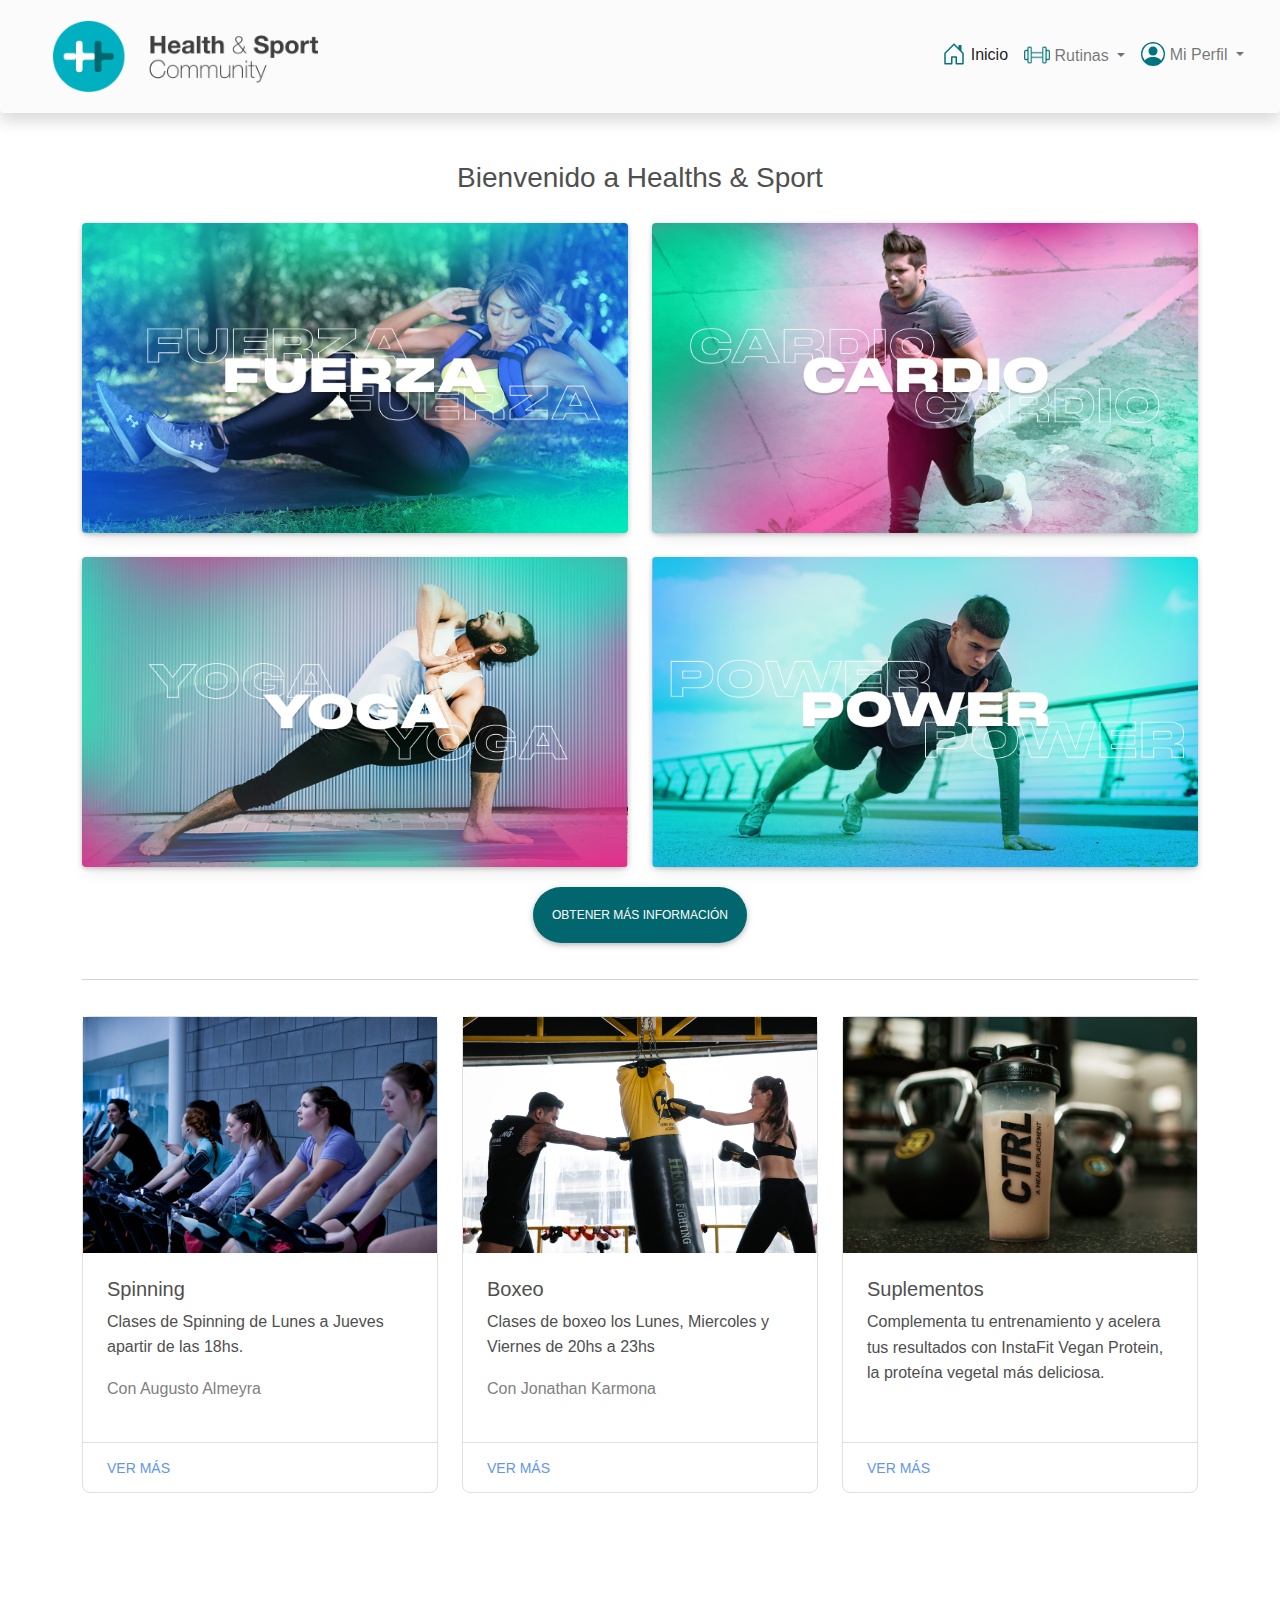
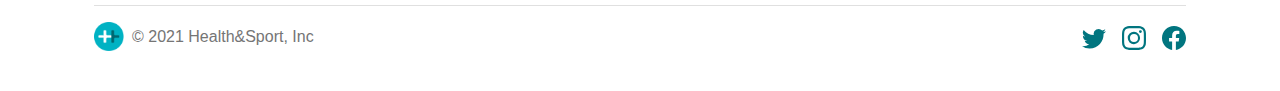
<file: index.html>
<!DOCTYPE html>

<head>
	<meta charset="UTF-8">
	<meta name="viewport" content="width=device-width, initial-scale=1">
	<title>Health&Sport - Inicio</title>
	<link rel="icon" href="img/logoEjercicio1.png">
	<link rel='stylesheet' href='css/bootstrap.min.css'>
	<link rel="stylesheet" href="css/mdb.min.css" />
	<link rel="stylesheet" href="css/style.css">

	<script src="https://code.jquery.com/jquery-3.2.1.slim.min.js"
		integrity="sha384-KJ3o2DKtIkvYIK3UENzmM7KCkRr/rE9/Qpg6aAZGJwFDMVNA/GpGFF93hXpG5KkN"
		crossorigin="anonymous"></script>
	<script src="https://cdnjs.cloudflare.com/ajax/libs/popper.js/1.12.9/umd/popper.min.js"
		integrity="sha384-ApNbgh9B+Y1QKtv3Rn7W3mgPxhU9K/ScQsAP7hUibX39j7fakFPskvXusvfa0b4Q"
		crossorigin="anonymous"></script>
	<script src="https://maxcdn.bootstrapcdn.com/bootstrap/4.0.0/js/bootstrap.min.js"
		integrity="sha384-JZR6Spejh4U02d8jOt6vLEHfe/JQGiRRSQQxSfFWpi1MquVdAyjUar5+76PVCmYl"
		crossorigin="anonymous"></script>
	<script type="text/javascript" src="js/modal.js"></script>
</head>

<body onload="abrirModal()">
	<svg xmlns="http://www.w3.org/2000/svg" style="display: none;">
		<symbol id="facebook" viewBox="0 0 16 16">
			<path
				d="M16 8.049c0-4.446-3.582-8.05-8-8.05C3.58 0-.002 3.603-.002 8.05c0 4.017 2.926 7.347 6.75 7.951v-5.625h-2.03V8.05H6.75V6.275c0-2.017 1.195-3.131 3.022-3.131.876 0 1.791.157 1.791.157v1.98h-1.009c-.993 0-1.303.621-1.303 1.258v1.51h2.218l-.354 2.326H9.25V16c3.824-.604 6.75-3.934 6.75-7.951z" />
		</symbol>
		<symbol id="instagram" viewBox="0 0 16 16">
			<path
				d="M8 0C5.829 0 5.556.01 4.703.048 3.85.088 3.269.222 2.76.42a3.917 3.917 0 0 0-1.417.923A3.927 3.927 0 0 0 .42 2.76C.222 3.268.087 3.85.048 4.7.01 5.555 0 5.827 0 8.001c0 2.172.01 2.444.048 3.297.04.852.174 1.433.372 1.942.205.526.478.972.923 1.417.444.445.89.719 1.416.923.51.198 1.09.333 1.942.372C5.555 15.99 5.827 16 8 16s2.444-.01 3.298-.048c.851-.04 1.434-.174 1.943-.372a3.916 3.916 0 0 0 1.416-.923c.445-.445.718-.891.923-1.417.197-.509.332-1.09.372-1.942C15.99 10.445 16 10.173 16 8s-.01-2.445-.048-3.299c-.04-.851-.175-1.433-.372-1.941a3.926 3.926 0 0 0-.923-1.417A3.911 3.911 0 0 0 13.24.42c-.51-.198-1.092-.333-1.943-.372C10.443.01 10.172 0 7.998 0h.003zm-.717 1.442h.718c2.136 0 2.389.007 3.232.046.78.035 1.204.166 1.486.275.373.145.64.319.92.599.28.28.453.546.598.92.11.281.24.705.275 1.485.039.843.047 1.096.047 3.231s-.008 2.389-.047 3.232c-.035.78-.166 1.203-.275 1.485a2.47 2.47 0 0 1-.599.919c-.28.28-.546.453-.92.598-.28.11-.704.24-1.485.276-.843.038-1.096.047-3.232.047s-2.39-.009-3.233-.047c-.78-.036-1.203-.166-1.485-.276a2.478 2.478 0 0 1-.92-.598 2.48 2.48 0 0 1-.6-.92c-.109-.281-.24-.705-.275-1.485-.038-.843-.046-1.096-.046-3.233 0-2.136.008-2.388.046-3.231.036-.78.166-1.204.276-1.486.145-.373.319-.64.599-.92.28-.28.546-.453.92-.598.282-.11.705-.24 1.485-.276.738-.034 1.024-.044 2.515-.045v.002zm4.988 1.328a.96.96 0 1 0 0 1.92.96.96 0 0 0 0-1.92zm-4.27 1.122a4.109 4.109 0 1 0 0 8.217 4.109 4.109 0 0 0 0-8.217zm0 1.441a2.667 2.667 0 1 1 0 5.334 2.667 2.667 0 0 1 0-5.334z" />
		</symbol>
		<symbol id="twitter" viewBox="0 0 16 16">
			<path
				d="M5.026 15c6.038 0 9.341-5.003 9.341-9.334 0-.14 0-.282-.006-.422A6.685 6.685 0 0 0 16 3.542a6.658 6.658 0 0 1-1.889.518 3.301 3.301 0 0 0 1.447-1.817 6.533 6.533 0 0 1-2.087.793A3.286 3.286 0 0 0 7.875 6.03a9.325 9.325 0 0 1-6.767-3.429 3.289 3.289 0 0 0 1.018 4.382A3.323 3.323 0 0 1 .64 6.575v.045a3.288 3.288 0 0 0 2.632 3.218 3.203 3.203 0 0 1-.865.115 3.23 3.23 0 0 1-.614-.057 3.283 3.283 0 0 0 3.067 2.277A6.588 6.588 0 0 1 .78 13.58a6.32 6.32 0 0 1-.78-.045A9.344 9.344 0 0 0 5.026 15z" />
		</symbol>
		<symbol id="home" viewBox="0 0 16 16">
			<path
				d="M8.354 1.146a.5.5 0 0 0-.708 0l-6 6A.5.5 0 0 0 1.5 7.5v7a.5.5 0 0 0 .5.5h4.5a.5.5 0 0 0 .5-.5v-4h2v4a.5.5 0 0 0 .5.5H14a.5.5 0 0 0 .5-.5v-7a.5.5 0 0 0-.146-.354L13 5.793V2.5a.5.5 0 0 0-.5-.5h-1a.5.5 0 0 0-.5.5v1.293L8.354 1.146zM2.5 14V7.707l5.5-5.5 5.5 5.5V14H10v-4a.5.5 0 0 0-.5-.5h-3a.5.5 0 0 0-.5.5v4H2.5z" />
		</symbol>
		<symbol id="people-circle" viewBox="0 0 16 16">
			<path d="M11 6a3 3 0 1 1-6 0 3 3 0 0 1 6 0z" />
			<path fill-rule="evenodd"
				d="M0 8a8 8 0 1 1 16 0A8 8 0 0 1 0 8zm8-7a7 7 0 0 0-5.468 11.37C3.242 11.226 4.805 10 8 10s4.757 1.225 5.468 2.37A7 7 0 0 0 8 1z" />
		</symbol>
	</svg>

	<!--NavBar-->
	<nav class="navbar navbar-expand-lg navbar-light bg-light shadow p-3 mb-5 bg-body rounded">
		<div class="container-fluid">
			<a class="navbar-brand" href="index.html">
				<img src="img/logoEjercicio2.png" alt="logoSitio" width="265" class="d-inline-block align-text-top">
			</a>
			<button class="navbar-toggler" type="button" data-bs-toggle="collapse" data-bs-target="#navbarNavAltMarkup"
				aria-controls="navbarNavAltMarkup" aria-expanded="false" aria-label="Toggle navigation">
				<span class="navbar-toggler-icon"></span>
			</button>
			<div class="collapse navbar-collapse justify-content-end" id="navbarNavAltMarkup">
				<div class="navbar-nav">
					<a href="index.html" class="nav-link active" style="fill: #01757F">
						<svg class="bi mb-1" width="24" height="24">
							<use xlink:href="#home" />
						</svg>
						Inicio
					</a>
					<li class="nav-item dropdown">
						<a class="nav-link dropdown-toggle" href="#" id="navbarLightDropdownMenuLink" role="button"
							data-bs-toggle="dropdown" aria-expanded="false">
							<img src="img/dumbell.png" class="bi mb-1" height="26" style="fill: #01757F">
							Rutinas
						</a>
						<ul class="dropdown-menu dropdown-menu-light" aria-labelledby="navbarLightDropdownMenuLink">
							<li><a class="dropdown-item" href="#">Pilates</a></li>
							<li><a class="dropdown-item" href="#">Yoga</a></li>
							<li><a class="dropdown-item" href="#">Power</a></li>
							<li><a class="dropdown-item" href="#">Fuerza</a></li>
							<li><a class="dropdown-item" href="#">Cardio</a></li>
							<li><a class="dropdown-item" href="#">Stretch</a></li>
							<li><a class="dropdown-item" href="#">Meditación</a></li>
							<li><a class="dropdown-item" href="#">Todas</a></li>
						</ul>
					</li>
					<li class="nav-item dropdown">
						<a class="nav-link dropdown-toggle" href="#" id="navbarLightDropdownMenuLink" role="button"
							data-bs-toggle="dropdown" aria-expanded="false">
							<svg class="bi mb-1" width="24" height="24">
								<use xlink:href="#people-circle" style="fill: #01757F" />
							</svg>
							Mi Perfil
						</a>
						<ul class="dropdown-menu dropdown-menu-light" aria-labelledby="navbarLightDropdownMenuLink">
							<li><a class="dropdown-item" href="form.html">Ver Mi Rutina</a></li>
							<li><a class="dropdown-item" href="#">Cuenta</a></li>
							<li><a class="dropdown-item" href="#">Preferencias</a></li>
							<li><a class="dropdown-item" href="#">Ayuda</a></li>
							<li>
								<hr class="dropdown-divider">
							</li>
							<li><a class="dropdown-item" href="#">Cerrar Sesión</a></li>
						</ul>
					</li>
				</div>
			</div>
		</div>
	</nav>
	<!--Fin NavBar-->

	<!-- Modal -->
	<div class="modal fade" id="exampleModalCenter" tabindex="-1" role="dialog"
		aria-labelledby="exampleModalCenterTitle" aria-hidden="true">
		<div class="modal-dialog modal-dialog-centered" role="document">
			<div class="modal-content">
				<div class="modal-header">
					<h5 class="modal-title" id="exampleModalLongTitle">Bienvenido</h5>
					<button type="button" class="close" data-dismiss="modal" aria-label="Close" onclick="cerrarModal()">
						<span aria-hidden="true">&times;</span>
					</button>
				</div>
				<div class="modal-body">
					En el día de hoy tenes que entrenar <strong>piernas</strong>.<br><br>
					Recorda que tenes los ejercicios específicos en tu rutina personalizada.<br><br>
					¡Vamos con todo!
				</div>
				<div class="modal-footer">
					<button type="button" class="btn btn-secondary" data-dismiss="modal" onclick="cerrarModal()" 
					style="background-color:#01666E ;">Cerrar</button>
				</div>
			</div>
		</div>
	</div>
	<!-- Fin Modal -->

	<h3 class="text-center">Bienvenido a Healths & Sport</h3>
	<!-- <h4 class="text-center"><small class="text-muted">Encuentra las mejores rutinas de ejercicio para ponerte
			fit.</small></h4>
 -->
	<div class="container">
		<div class="row">
			<div class="col-sm" style="text-align: center; margin: 10px;"></div>
			<div class="col-sm" style="text-align: center; margin: 10px;"></div>
			<div class="col-sm" style="text-align: center; margin: 10px;"></div>
		</div>

		<div class="row row-cols-1 row-cols-md-2 g-4">
			<div class="col">
				<div class="card">
					<div class="bg-image hover-overlay ripple shadow-1-strong rounded" data-mdb-ripple-color="light">
						<img src="./img/4.png" class="w-100" />
						<a href="index.html">
							<div class="mask" style="background-color: rgba(251, 251, 251, 0.2)"></div>
						</a>
					</div>
				</div>
			</div>

			<div class="col">
				<div class="card">
					<div class="bg-image hover-overlay ripple shadow-1-strong rounded" data-mdb-ripple-color="light">
						<img src="./img/3.png" class="w-100" />
						<a href="index.html">
							<div class="mask" style="background-color: rgba(251, 251, 251, 0.2)"></div>
						</a>
					</div>
				</div>
			</div>

			<div class="col">
				<div class="card">
					<div class="bg-image hover-overlay ripple shadow-1-strong rounded" data-mdb-ripple-color="light">
						<img src="./img/5.png" class="w-100" />
						<a href="index.html">
							<div class="mask" style="background-color: rgba(251, 251, 251, 0.2)"></div>
						</a>
					</div>
				</div>
			</div>
			<div class="col">
				<div class="card">
					<div class="bg-image hover-overlay ripple shadow-1-strong rounded" data-mdb-ripple-color="light">
						<img src="./img/2.png" class="w-100" />
						<a href="index.html">
							<div class="mask" style="background-color: rgba(251, 251, 251, 0.2)"></div>
						</a>
					</div>
				</div>
			</div>
		</div>
	</div>

	<div class="col text-center">
		<button button type="button" class="btn btn-info btn-rounded"
			style="padding: 1.5% ;margin-top: 20px; margin-bottom: 20px;background-color: #01666E;"
			 onClick="window.location='index.html'">
			OBTENER MÁS INFORMACIÓN</button>
	</div>

	<div class="container">
		<hr>
		<div class="row">
			<div class="col-sm" style="text-align: center; margin: 10px;"></div>
			<div class="col-sm" style="text-align: center; margin: 10px;"></div>
			<div class="col-sm" style="text-align: center; margin: 10px;"></div>
		</div>

		<div class="row row-cols-1 row-cols-md-3 g-4" style="margin-bottom: 10%;">

			<div class="col">
				<div class="card h-100 border hover-shadow">
					<img src="./img/spinning2.jpg" class="w-100" />
					<div class="card-body">
						<h5 class="card-title">Spinning</h5>
						<p class="card-text">Clases de Spinning de Lunes a Jueves apartir de las 18hs.</p>
						<p style="color: gray;">Con Augusto Almeyra</p>
					</div>
					<div class="card-footer">
						<a href="index.html" style="text-decoration:none"><small style="color:cornflowerblue;">VER
								MÁS</small></a>
					</div>
				</div>
			</div>

			<div class="col">
				<div class="card h-100 border hover-shadow">
					<img src="./img/boxeo2.jpg" class="w-100" />
					<div class="card-body">
						<h5 class="card-title">Boxeo</h5>
						<p class="card-text">Clases de boxeo los Lunes, Miercoles y Viernes de 20hs a 23hs</p>
						<p style="color: gray;">Con Jonathan Karmona</p>
					</div>
					<div class="card-footer">
						<a href="index.html" style="text-decoration:none"><small style="color:cornflowerblue;">VER
								MÁS</small></a>
					</div>
				</div>
			</div>

			<div class="col">
				<div class="card h-100 border hover-shadow">
					<img src="./img/suplementos3.jpg" class="w-100" />
					<div class="card-body">
						<h5 class="card-title">Suplementos</h5>
						<p class="card-text">Complementa tu entrenamiento y acelera tus resultados con InstaFit Vegan
							Protein, la
							proteína vegetal más deliciosa.</p>
						<p>
						</p>
					</div>
					<div class="card-footer">
						<a href="index.html" style="text-decoration:none"><small style="color:cornflowerblue;">VER
								MÁS</small></a>
					</div>
				</div>
			</div>
		</div>

		<!--Footer-->
		<div class="container">
			<footer class="d-flex flex-wrap justify-content-between align-items-center py-3 my-4 border-top">
				<div class="col-md-4 d-flex align-items-center">
					<a href="index.html" class="mb-3 me-2 mb-md-0 text-muted text-decoration-none lh-1">
						<img src="img/logoEjercicio1.png" class="bi" width="30">
					</a>
					<span class="text-muted">&copy; 2021 Health&Sport, Inc</span>
				</div>

				<ul class="nav col-md-4 justify-content-end list-unstyled d-flex">
					<li class="ms-3"><a class="text-muted" href="#" style="fill: #01757F"><svg class="bi" width="24"
								height="24">
								<use xlink:href="#twitter" />
							</svg></a></li>
					<li class="ms-3"><a class="text-muted" href="#" style="fill: #01757F"><svg class="bi" width="24"
								height="24">
								<use xlink:href="#instagram" />
							</svg></a></li>
					<li class="ms-3"><a class="text-muted" href="#" style="fill: #01757F"><svg class="bi" width="24"
								height="24">
								<use xlink:href="#facebook" />
							</svg></a></li>
				</ul>
			</footer>
		</div>
		<!--Fin Footer-->

		<script src="js/index.js"></script>
		<script src="js/bootstrap.min.js"></script>
</body>

</html>
</file>
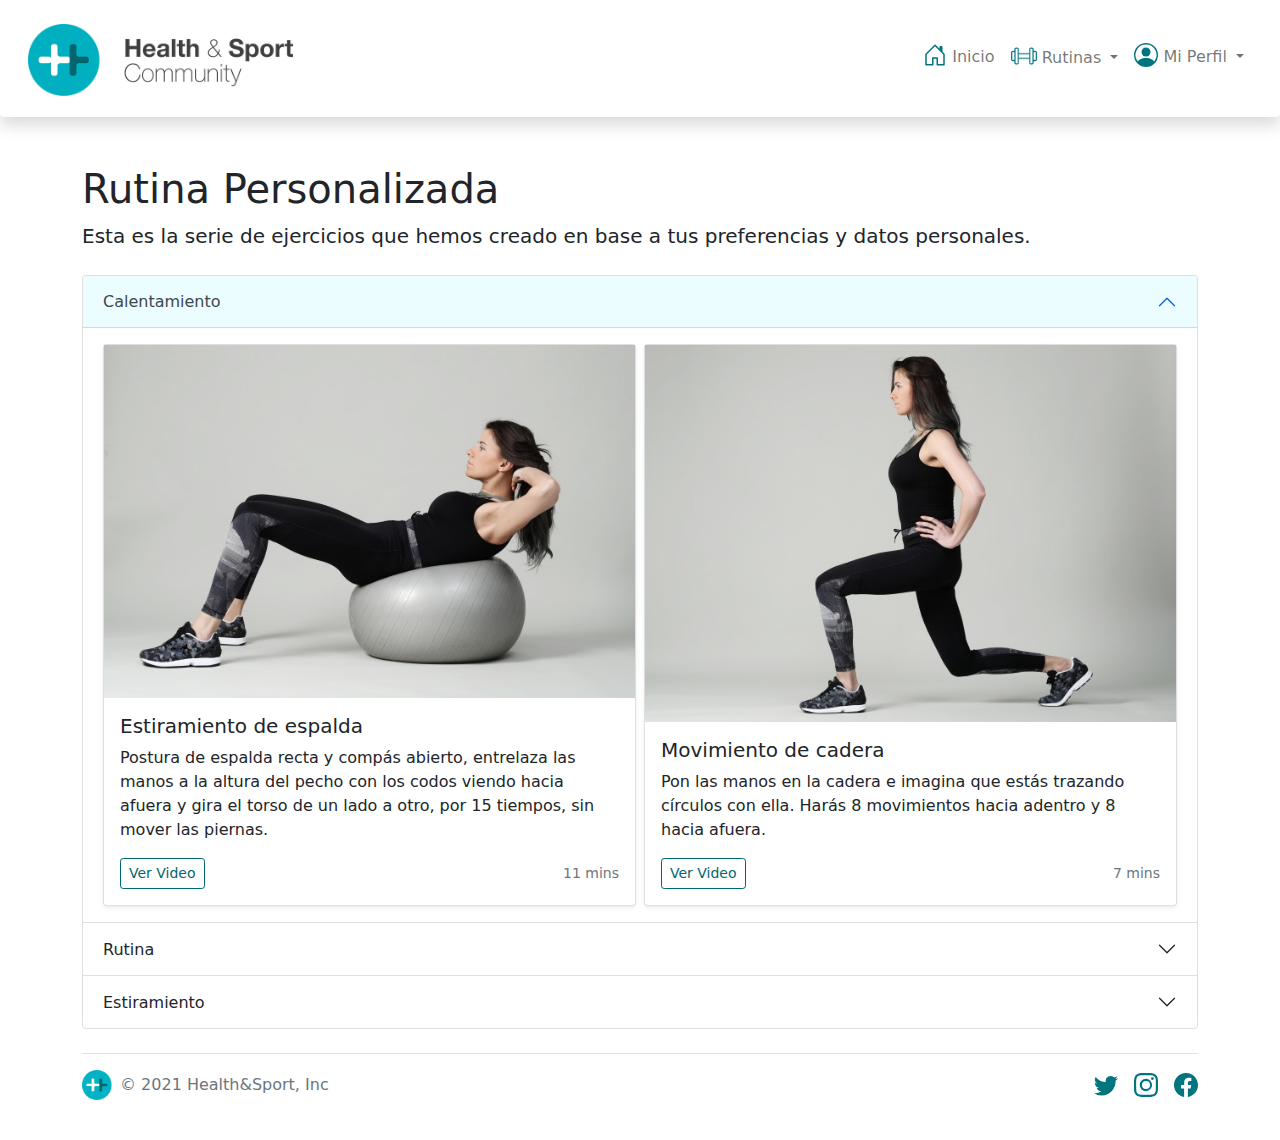
<file: especifica.html>
<!DOCTYPE html>

<head>
	<meta charset="UTF-8">
	<meta name="viewport" content="width=device-width, initial-scale=1">
	<title>Health&Sport - Mi Rutina</title>
	<link rel="icon" href="img/logoEjercicio1.png">
	<link rel='stylesheet' href='css/bootstrap.css'>
</head>

<body>
	<svg xmlns="http://www.w3.org/2000/svg" style="display: none;">
		<symbol id="facebook" viewBox="0 0 16 16">
			<path
				d="M16 8.049c0-4.446-3.582-8.05-8-8.05C3.58 0-.002 3.603-.002 8.05c0 4.017 2.926 7.347 6.75 7.951v-5.625h-2.03V8.05H6.75V6.275c0-2.017 1.195-3.131 3.022-3.131.876 0 1.791.157 1.791.157v1.98h-1.009c-.993 0-1.303.621-1.303 1.258v1.51h2.218l-.354 2.326H9.25V16c3.824-.604 6.75-3.934 6.75-7.951z" />
		</symbol>
		<symbol id="instagram" viewBox="0 0 16 16">
			<path
				d="M8 0C5.829 0 5.556.01 4.703.048 3.85.088 3.269.222 2.76.42a3.917 3.917 0 0 0-1.417.923A3.927 3.927 0 0 0 .42 2.76C.222 3.268.087 3.85.048 4.7.01 5.555 0 5.827 0 8.001c0 2.172.01 2.444.048 3.297.04.852.174 1.433.372 1.942.205.526.478.972.923 1.417.444.445.89.719 1.416.923.51.198 1.09.333 1.942.372C5.555 15.99 5.827 16 8 16s2.444-.01 3.298-.048c.851-.04 1.434-.174 1.943-.372a3.916 3.916 0 0 0 1.416-.923c.445-.445.718-.891.923-1.417.197-.509.332-1.09.372-1.942C15.99 10.445 16 10.173 16 8s-.01-2.445-.048-3.299c-.04-.851-.175-1.433-.372-1.941a3.926 3.926 0 0 0-.923-1.417A3.911 3.911 0 0 0 13.24.42c-.51-.198-1.092-.333-1.943-.372C10.443.01 10.172 0 7.998 0h.003zm-.717 1.442h.718c2.136 0 2.389.007 3.232.046.78.035 1.204.166 1.486.275.373.145.64.319.92.599.28.28.453.546.598.92.11.281.24.705.275 1.485.039.843.047 1.096.047 3.231s-.008 2.389-.047 3.232c-.035.78-.166 1.203-.275 1.485a2.47 2.47 0 0 1-.599.919c-.28.28-.546.453-.92.598-.28.11-.704.24-1.485.276-.843.038-1.096.047-3.232.047s-2.39-.009-3.233-.047c-.78-.036-1.203-.166-1.485-.276a2.478 2.478 0 0 1-.92-.598 2.48 2.48 0 0 1-.6-.92c-.109-.281-.24-.705-.275-1.485-.038-.843-.046-1.096-.046-3.233 0-2.136.008-2.388.046-3.231.036-.78.166-1.204.276-1.486.145-.373.319-.64.599-.92.28-.28.546-.453.92-.598.282-.11.705-.24 1.485-.276.738-.034 1.024-.044 2.515-.045v.002zm4.988 1.328a.96.96 0 1 0 0 1.92.96.96 0 0 0 0-1.92zm-4.27 1.122a4.109 4.109 0 1 0 0 8.217 4.109 4.109 0 0 0 0-8.217zm0 1.441a2.667 2.667 0 1 1 0 5.334 2.667 2.667 0 0 1 0-5.334z" />
		</symbol>
		<symbol id="twitter" viewBox="0 0 16 16">
			<path
				d="M5.026 15c6.038 0 9.341-5.003 9.341-9.334 0-.14 0-.282-.006-.422A6.685 6.685 0 0 0 16 3.542a6.658 6.658 0 0 1-1.889.518 3.301 3.301 0 0 0 1.447-1.817 6.533 6.533 0 0 1-2.087.793A3.286 3.286 0 0 0 7.875 6.03a9.325 9.325 0 0 1-6.767-3.429 3.289 3.289 0 0 0 1.018 4.382A3.323 3.323 0 0 1 .64 6.575v.045a3.288 3.288 0 0 0 2.632 3.218 3.203 3.203 0 0 1-.865.115 3.23 3.23 0 0 1-.614-.057 3.283 3.283 0 0 0 3.067 2.277A6.588 6.588 0 0 1 .78 13.58a6.32 6.32 0 0 1-.78-.045A9.344 9.344 0 0 0 5.026 15z" />
		</symbol>
		<symbol id="home" viewBox="0 0 16 16">
			<path
				d="M8.354 1.146a.5.5 0 0 0-.708 0l-6 6A.5.5 0 0 0 1.5 7.5v7a.5.5 0 0 0 .5.5h4.5a.5.5 0 0 0 .5-.5v-4h2v4a.5.5 0 0 0 .5.5H14a.5.5 0 0 0 .5-.5v-7a.5.5 0 0 0-.146-.354L13 5.793V2.5a.5.5 0 0 0-.5-.5h-1a.5.5 0 0 0-.5.5v1.293L8.354 1.146zM2.5 14V7.707l5.5-5.5 5.5 5.5V14H10v-4a.5.5 0 0 0-.5-.5h-3a.5.5 0 0 0-.5.5v4H2.5z" />
		</symbol>
		<symbol id="people-circle" viewBox="0 0 16 16">
			<path d="M11 6a3 3 0 1 1-6 0 3 3 0 0 1 6 0z" />
			<path fill-rule="evenodd"
				d="M0 8a8 8 0 1 1 16 0A8 8 0 0 1 0 8zm8-7a7 7 0 0 0-5.468 11.37C3.242 11.226 4.805 10 8 10s4.757 1.225 5.468 2.37A7 7 0 0 0 8 1z" />
		</symbol>
	</svg>

	<!--NavBar-->
	<nav class="navbar navbar-expand-lg navbar-light bg-light shadow p-3 mb-5 bg-body rounded">
		<div class="container-fluid">
			<a class="navbar-brand" href="index.html">
				<img src="img/logoEjercicio2.png" alt="logoSitio" width="265" class="d-inline-block align-text-top">
			</a>
			<button class="navbar-toggler" type="button" data-bs-toggle="collapse" data-bs-target="#navbarNavAltMarkup"
				aria-controls="navbarNavAltMarkup" aria-expanded="false" aria-label="Toggle navigation">
				<span class="navbar-toggler-icon"></span>
			</button>
			<div class="collapse navbar-collapse justify-content-end" id="navbarNavAltMarkup">
				<div class="navbar-nav">
					<a href="index.html" class="nav-link" style="fill: #01757F">
						<svg class="bi mb-1" width="24" height="24">
							<use xlink:href="#home" />
						</svg>
						Inicio
					</a>
					<li class="nav-item dropdown">
						<a class="nav-link dropdown-toggle" href="#" id="navbarLightDropdownMenuLink" role="button"
							data-bs-toggle="dropdown" aria-expanded="false">
							<img src="img/dumbell.png" class="bi mb-1" height="26" style="fill: #01757F">
							Rutinas
						</a>
						<ul class="dropdown-menu dropdown-menu-light" aria-labelledby="navbarLightDropdownMenuLink">
							<li><a class="dropdown-item" href="#">Pilates</a></li>
							<li><a class="dropdown-item" href="#">Yoga</a></li>
							<li><a class="dropdown-item" href="#">Power</a></li>
							<li><a class="dropdown-item" href="#">Fuerza</a></li>
							<li><a class="dropdown-item" href="#">Cardio</a></li>
							<li><a class="dropdown-item" href="#">Stretch</a></li>
							<li><a class="dropdown-item" href="#">Meditación</a></li>
							<li><a class="dropdown-item" href="#">Todas</a></li>
						</ul>
					</li>
					<li class="nav-item dropdown">
						<a class="nav-link dropdown-toggle" href="#" id="navbarLightDropdownMenuLink" role="button"
							data-bs-toggle="dropdown" aria-expanded="false">
							<svg class="bi mb-1" width="24" height="24">
								<use xlink:href="#people-circle" style="fill: #01757F" />
							</svg>
							Mi Perfil
						</a>
						<ul class="dropdown-menu dropdown-menu-light" aria-labelledby="navbarLightDropdownMenuLink">
							<li><a class="dropdown-item" href="form.html">Ver Mi Rutina</a></li>
							<li><a class="dropdown-item" href="#">Cuenta</a></li>
							<li><a class="dropdown-item" href="#">Preferencias</a></li>
							<li><a class="dropdown-item" href="#">Ayuda</a></li>
							<li>
								<hr class="dropdown-divider">
							</li>
							<li><a class="dropdown-item" href="#">Cerrar Sesión</a></li>
						</ul>
					</li>
				</div>
			</div>
		</div>
	</nav>
	<!--Fin NavBar-->

	<!--Contenido-->
	<main>
		<div class="container">
			<h1 class="fw-light">Rutina Personalizada</h1>
			<p class="lead mb-4">Esta es la serie de ejercicios que hemos creado en base a tus preferencias y datos
				personales.</p>
			<div class="accordion-item">
				<h2 class="accordion-header" id="panelsStayOpen-headingOne">
					<button class="accordion-button" type="button" data-bs-toggle="collapse"
						data-bs-target="#panelsStayOpen-collapseOne" aria-expanded="false"
						aria-controls="panelsStayOpen-collapseOne">
						Calentamiento
					</button>
				</h2>
				<div id="panelsStayOpen-collapseOne" class="accordion-collapse collapse show"
					aria-labelledby="panelsStayOpen-headingOne">
					<div class="accordion-body">
						<div class="row row-cols-1 row-cols-sm-1 row-cols-md-2 g-2">
							<div class="col">
								<div class="card shadow-sm">
									<img src="img/mujer-haciendo-ejercicio-1.jpg" alt="Mujer 1 haciendo ejercicio">

									<div class="card-body">
										<h5 class="card-title">Estiramiento de espalda</h5>
										<p class="card-text">Postura de espalda recta y compás abierto, entrelaza las
											manos a la altura del pecho con los codos viendo hacia afuera y gira el
											torso de un lado a otro, por 15 tiempos, sin mover las piernas.</p>
										<div class="d-flex justify-content-between align-items-center">
											<div class="btn-group">
												<button type="button" class="btn btn-sm btn-outline-secondary">Ver
													Video</button>
											</div>
											<small class="text-muted">11 mins</small>
										</div>
									</div>
								</div>
							</div>
							<div class="col">
								<div class="card shadow-sm">
									<img src="img/mujer-haciendo-ejercicio-2.jpg" alt="Mujer 2 haciendo ejercicio">

									<div class="card-body">
										<h5 class="card-title">Movimiento de cadera</h5>
										<p class="card-text">Pon las manos en la cadera e imagina que estás trazando
											círculos con ella. Harás 8 movimientos hacia adentro y 8 hacia afuera.</p>
										<div class="d-flex justify-content-between align-items-center">
											<div class="btn-group">
												<button type="button" class="btn btn-sm btn-outline-secondary">Ver
													Video</button>
											</div>
											<small class="text-muted">7 mins</small>
										</div>
									</div>
								</div>
							</div>
						</div>
					</div>
				</div>
			</div>
			<div class="accordion-item">
				<h2 class="accordion-header" id="panelsStayOpen-headingTwo">
					<button class="accordion-button collapsed" type="button" data-bs-toggle="collapse"
						data-bs-target="#panelsStayOpen-collapseTwo" aria-expanded="false"
						aria-controls="panelsStayOpen-collapseTwo">
						Rutina
					</button>
				</h2>
				<div id="panelsStayOpen-collapseTwo" class="accordion-collapse collapse"
					aria-labelledby="panelsStayOpen-headingTwo">
					<div class="accordion-body">
						<div class="row row-cols-1 row-cols-sm-1 row-cols-md-2 g-2">
							<div class="col">
								<div class="card shadow-sm">
									<img src="img/mujer-haciendo-ejercicio-3.jpg" alt="Mujer 3 haciendo ejercicio">

									<div class="card-body">
										<h5 class="card-title">Escalada de montaña</h5>
										<p class="card-text">Las piernas se colocan una extendida y otra flexionada,
											apoyando las puntas de los pies en el suelo. Acercamos de forma alternativa
											las rodillas al pecho, haciendo un movimiento similar a como si estuviéramos
											corriendo, o más bien escalando.</p>
										<div class="d-flex justify-content-between align-items-center">
											<div class="btn-group">
												<button type="button" class="btn btn-sm btn-outline-secondary">Ver
													Video</button>
											</div>
											<small class="text-muted">23 mins</small>
										</div>
									</div>
								</div>
							</div>
							<div class="col">
								<div class="card shadow-sm">
									<img src="img/mujer-haciendo-ejercicio-4.jpg" alt="Mujer 4 haciendo ejercicio">

									<div class="card-body">
										<h5 class="card-title">Patada de glúteo</h5>
										<p class="card-text">Colocándote en posición horizontal en el suelo como si
											fueras hacer una plancha, pero realizando una elevación de cada una de las
											piernas. Puede ser con los brazos totalmente estirados o con los codos a 90
											grados.</p>
										<div class="d-flex justify-content-between align-items-center">
											<div class="btn-group">
												<button type="button" class="btn btn-sm btn-outline-secondary">Ver
													Video</button>
											</div>
											<small class="text-muted">19 mins</small>
										</div>
									</div>
								</div>
							</div>
						</div>
					</div>
				</div>
			</div>
			<div class="accordion-item">
				<h2 class="accordion-header" id="panelsStayOpen-headingThree">
					<button class="accordion-button collapsed" type="button" data-bs-toggle="collapse"
						data-bs-target="#panelsStayOpen-collapseThree" aria-expanded="false"
						aria-controls="panelsStayOpen-collapseThree">
						Estiramiento
					</button>
				</h2>
				<div id="panelsStayOpen-collapseThree" class="accordion-collapse collapse"
					aria-labelledby="panelsStayOpen-headingThree">
					<div class="accordion-body">
						<div class="row row-cols-1 row-cols-sm-1 row-cols-md-2 g-2">
							<div class="col">
								<div class="card shadow-sm">
									<img src="img/mujer-haciendo-ejercicio-5.jpg" alt="Mujer 5 haciendo ejercicio">

									<div class="card-body">
										<h5 class="card-title">Movimiento de cadera</h5>
										<p class="card-text">Junta los pies de nuevo, estira la pierna derecha al
											frente, apoyándote con el talón, y baja el cuerpo tratando que tu mano toque
											la punta del pie. Quédate así por 15 segundos y haz lo mismo del otro lado,
											sin estirar de más para evitar lastimarte.</p>
										<div class="d-flex justify-content-between align-items-center">
											<div class="btn-group">
												<button type="button" class="btn btn-sm btn-outline-secondary">Ver
													Video</button>
											</div>
											<small class="text-muted">6 mins</small>
										</div>
									</div>
								</div>
							</div>
							<div class="col">
								<div class="card shadow-sm">
									<img src="img/mujer-haciendo-ejercicio-2.jpg" alt="Mujer 6 haciendo ejercicio">

									<div class="card-body">
										<h5 class="card-title">Giro de torso</h5>
										<p class="card-text">Regresa a la postura de espalda recta y compás abierto,
											entrelaza las manos a la altura del pecho con los codos viendo hacia afuera
											y gira el torso de un lado a otro, por 15 tiempos, sin mover las piernas.
										</p>
										<div class="d-flex justify-content-between align-items-center">
											<div class="btn-group">
												<button type="button" class="btn btn-sm btn-outline-secondary">Ver
													Video</button>
											</div>
											<small class="text-muted">12 mins</small>
										</div>
									</div>
								</div>
							</div>
						</div>
					</div>
				</div>
			</div>
		</div>
		</div>
	</main>
	<!--Fin Contenido-->

	<!--Footer-->
	<div class="container">
		<footer class="d-flex flex-wrap justify-content-between align-items-center py-3 my-4 border-top">
			<div class="col-md-4 d-flex align-items-center">
				<a href="index.html" class="mb-3 me-2 mb-md-0 text-muted text-decoration-none lh-1">
					<img src="img/logoEjercicio1.png" class="bi" width="30">
				</a>
				<span class="text-muted">&copy; 2021 Health&Sport, Inc</span>
			</div>

			<ul class="nav col-md-4 justify-content-end list-unstyled d-flex">
				<li class="ms-3"><a class="text-muted" href="#" style="fill: #01757F"><svg class="bi" width="24"
							height="24">
							<use xlink:href="#twitter" />
						</svg></a></li>
				<li class="ms-3"><a class="text-muted" href="#" style="fill: #01757F"><svg class="bi" width="24"
							height="24">
							<use xlink:href="#instagram" />
						</svg></a></li>
				<li class="ms-3"><a class="text-muted" href="#" style="fill: #01757F"><svg class="bi" width="24"
							height="24">
							<use xlink:href="#facebook" />
						</svg></a></li>
			</ul>
		</footer>
	</div>
	<!--Fin Footer-->


	<script src="js/bootstrap.min.js"></script>
</body>

</html>
</file>
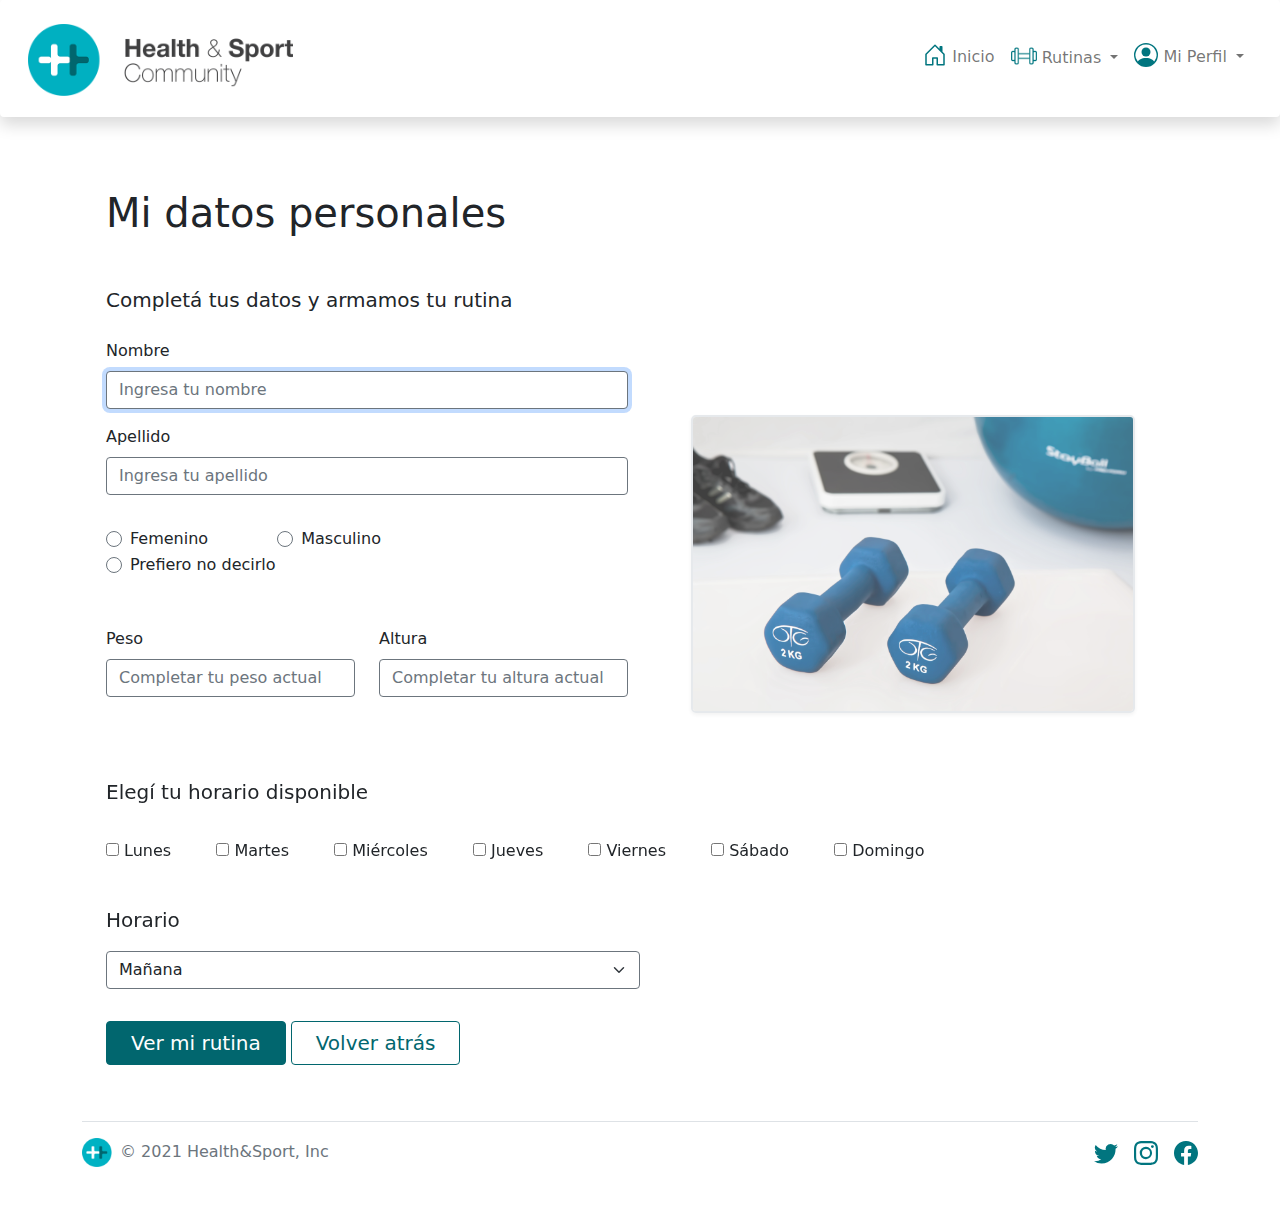
<file: form.html>
<!DOCTYPE html>

<head>
	<meta charset="UTF-8">
	<meta name="viewport" content="width=device-width, initial-scale=1">
	<title>Health&Sport - Formulario</title>
	<link rel="icon" href="img/logoEjercicio1.png">
	<link rel='stylesheet' href='css/bootstrap.css'>
</head>

<body>
	<svg xmlns="http://www.w3.org/2000/svg" style="display: none;">
		<symbol id="facebook" viewBox="0 0 16 16">
			<path
				d="M16 8.049c0-4.446-3.582-8.05-8-8.05C3.58 0-.002 3.603-.002 8.05c0 4.017 2.926 7.347 6.75 7.951v-5.625h-2.03V8.05H6.75V6.275c0-2.017 1.195-3.131 3.022-3.131.876 0 1.791.157 1.791.157v1.98h-1.009c-.993 0-1.303.621-1.303 1.258v1.51h2.218l-.354 2.326H9.25V16c3.824-.604 6.75-3.934 6.75-7.951z" />
		</symbol>
		<symbol id="instagram" viewBox="0 0 16 16">
			<path
				d="M8 0C5.829 0 5.556.01 4.703.048 3.85.088 3.269.222 2.76.42a3.917 3.917 0 0 0-1.417.923A3.927 3.927 0 0 0 .42 2.76C.222 3.268.087 3.85.048 4.7.01 5.555 0 5.827 0 8.001c0 2.172.01 2.444.048 3.297.04.852.174 1.433.372 1.942.205.526.478.972.923 1.417.444.445.89.719 1.416.923.51.198 1.09.333 1.942.372C5.555 15.99 5.827 16 8 16s2.444-.01 3.298-.048c.851-.04 1.434-.174 1.943-.372a3.916 3.916 0 0 0 1.416-.923c.445-.445.718-.891.923-1.417.197-.509.332-1.09.372-1.942C15.99 10.445 16 10.173 16 8s-.01-2.445-.048-3.299c-.04-.851-.175-1.433-.372-1.941a3.926 3.926 0 0 0-.923-1.417A3.911 3.911 0 0 0 13.24.42c-.51-.198-1.092-.333-1.943-.372C10.443.01 10.172 0 7.998 0h.003zm-.717 1.442h.718c2.136 0 2.389.007 3.232.046.78.035 1.204.166 1.486.275.373.145.64.319.92.599.28.28.453.546.598.92.11.281.24.705.275 1.485.039.843.047 1.096.047 3.231s-.008 2.389-.047 3.232c-.035.78-.166 1.203-.275 1.485a2.47 2.47 0 0 1-.599.919c-.28.28-.546.453-.92.598-.28.11-.704.24-1.485.276-.843.038-1.096.047-3.232.047s-2.39-.009-3.233-.047c-.78-.036-1.203-.166-1.485-.276a2.478 2.478 0 0 1-.92-.598 2.48 2.48 0 0 1-.6-.92c-.109-.281-.24-.705-.275-1.485-.038-.843-.046-1.096-.046-3.233 0-2.136.008-2.388.046-3.231.036-.78.166-1.204.276-1.486.145-.373.319-.64.599-.92.28-.28.546-.453.92-.598.282-.11.705-.24 1.485-.276.738-.034 1.024-.044 2.515-.045v.002zm4.988 1.328a.96.96 0 1 0 0 1.92.96.96 0 0 0 0-1.92zm-4.27 1.122a4.109 4.109 0 1 0 0 8.217 4.109 4.109 0 0 0 0-8.217zm0 1.441a2.667 2.667 0 1 1 0 5.334 2.667 2.667 0 0 1 0-5.334z" />
		</symbol>
		<symbol id="twitter" viewBox="0 0 16 16">
			<path
				d="M5.026 15c6.038 0 9.341-5.003 9.341-9.334 0-.14 0-.282-.006-.422A6.685 6.685 0 0 0 16 3.542a6.658 6.658 0 0 1-1.889.518 3.301 3.301 0 0 0 1.447-1.817 6.533 6.533 0 0 1-2.087.793A3.286 3.286 0 0 0 7.875 6.03a9.325 9.325 0 0 1-6.767-3.429 3.289 3.289 0 0 0 1.018 4.382A3.323 3.323 0 0 1 .64 6.575v.045a3.288 3.288 0 0 0 2.632 3.218 3.203 3.203 0 0 1-.865.115 3.23 3.23 0 0 1-.614-.057 3.283 3.283 0 0 0 3.067 2.277A6.588 6.588 0 0 1 .78 13.58a6.32 6.32 0 0 1-.78-.045A9.344 9.344 0 0 0 5.026 15z" />
		</symbol>
		<symbol id="home" viewBox="0 0 16 16">
			<path
				d="M8.354 1.146a.5.5 0 0 0-.708 0l-6 6A.5.5 0 0 0 1.5 7.5v7a.5.5 0 0 0 .5.5h4.5a.5.5 0 0 0 .5-.5v-4h2v4a.5.5 0 0 0 .5.5H14a.5.5 0 0 0 .5-.5v-7a.5.5 0 0 0-.146-.354L13 5.793V2.5a.5.5 0 0 0-.5-.5h-1a.5.5 0 0 0-.5.5v1.293L8.354 1.146zM2.5 14V7.707l5.5-5.5 5.5 5.5V14H10v-4a.5.5 0 0 0-.5-.5h-3a.5.5 0 0 0-.5.5v4H2.5z" />
		</symbol>
		<symbol id="people-circle" viewBox="0 0 16 16">
			<path d="M11 6a3 3 0 1 1-6 0 3 3 0 0 1 6 0z" />
			<path fill-rule="evenodd"
				d="M0 8a8 8 0 1 1 16 0A8 8 0 0 1 0 8zm8-7a7 7 0 0 0-5.468 11.37C3.242 11.226 4.805 10 8 10s4.757 1.225 5.468 2.37A7 7 0 0 0 8 1z" />
		</symbol>
	</svg>

	<!--NavBar-->
	<nav class="navbar navbar-expand-lg navbar-light bg-light shadow p-3 mb-5 bg-body rounded">
		<div class="container-fluid">
			<a class="navbar-brand" href="index.html">
				<img src="img/logoEjercicio2.png" alt="logoSitio" width="265" class="d-inline-block align-text-top">
			</a>
			<button class="navbar-toggler" type="button" data-bs-toggle="collapse" data-bs-target="#navbarNavAltMarkup"
				aria-controls="navbarNavAltMarkup" aria-expanded="false" aria-label="Toggle navigation">
				<span class="navbar-toggler-icon"></span>
			</button>
			<div class="collapse navbar-collapse justify-content-end" id="navbarNavAltMarkup">
				<div class="navbar-nav">
					<a href="index.html" class="nav-link" style="fill: #01757F">
						<svg class="bi mb-1" width="24" height="24">
							<use xlink:href="#home" />
						</svg>
						Inicio
					</a>
					<li class="nav-item dropdown">
						<a class="nav-link dropdown-toggle" href="#" id="navbarLightDropdownMenuLink" role="button"
							data-bs-toggle="dropdown" aria-expanded="false">
							<img src="img/dumbell.png" class="bi mb-1" height="26" style="fill: #01757F">
							Rutinas
						</a>
						<ul class="dropdown-menu dropdown-menu-light" aria-labelledby="navbarLightDropdownMenuLink">
							<li><a class="dropdown-item" href="#">Pilates</a></li>
							<li><a class="dropdown-item" href="#">Yoga</a></li>
							<li><a class="dropdown-item" href="#">Power</a></li>
							<li><a class="dropdown-item" href="#">Fuerza</a></li>
							<li><a class="dropdown-item" href="#">Cardio</a></li>
							<li><a class="dropdown-item" href="#">Stretch</a></li>
							<li><a class="dropdown-item" href="#">Meditación</a></li>
							<li><a class="dropdown-item" href="#">Todas</a></li>
						</ul>
					</li>
					<li class="nav-item dropdown">
						<a class="nav-link dropdown-toggle" href="#" id="navbarLightDropdownMenuLink" role="button"
							data-bs-toggle="dropdown" aria-expanded="false">
							<svg class="bi mb-1" width="24" height="24">
								<use xlink:href="#people-circle" style="fill: #01757F" />
							</svg>
							Mi Perfil
						</a>
						<ul class="dropdown-menu dropdown-menu-light" aria-labelledby="navbarLightDropdownMenuLink">
							<li><a class="dropdown-item" href="form.html">Ver Mi Rutina</a></li>
							<li><a class="dropdown-item" href="#">Cuenta</a></li>
							<li><a class="dropdown-item" href="#">Preferencias</a></li>
							<li><a class="dropdown-item" href="#">Ayuda</a></li>
							<li>
								<hr class="dropdown-divider">
							</li>
							<li><a class="dropdown-item" href="#">Cerrar Sesión</a></li>
						</ul>
					</li>
				</div>
			</div>
		</div>
	</nav>
	<!--Fin NavBar-->

	<main>
    <div class="container">
      <section class="row row-cols-1 row-cols-md-2 row-1-colum p-4">
        <article class="col">
          <form action="#">
            <h1 class="mb-5">Mi datos personales</h1>
            <p class="fs-5 mb-4">Completá tus datos y armamos tu rutina</p>
  
            <div class="mb-3">
              <label for="nombre" class="form-label">Nombre</label>
              <input type="text" id="nombre" class="form-control border border-secondary ip" autofocus style="outline:none" placeholder="Ingresa tu nombre">
            </div>
            <div class="mb-3">
              <label for="apellido" class="form-label">Apellido</label>
              <input type="text" id="apellido" class="form-control border border-secondary ip" placeholder="Ingresa tu apellido">
            </div>
            <div class="form-check form-check-inline mt-3 me-3 pe-5">
              <input class="form-check-input border border-secondary" type="radio" name="inlineRadioOptions" id="inlineRadio1" value="option1">
              <label class="form-check-label" for="inlineRadio1">Femenino</label>
            </div>
            <div class="form-check form-check-inline me-3 pe-5">
              <input class="form-check-input border border-secondary" type="radio" name="inlineRadioOptions" id="inlineRadio2" value="option2">
              <label class="form-check-label" for="inlineRadio2">Masculino</label>
            </div>
            <div class="form-check form-check-inline">
              <input class="form-check-input border border-secondary" type="radio" name="inlineRadioOptions" id="inlineRadio3" value="option3">
              <label class="form-check-label" for="inlineRadio3">Prefiero no decirlo</label>
            </div>          
            <div class="row mt-5">
              <div class="col mb-3">
                <label for="peso" class="form-label">Peso</label>
                <input type="text" id="peso" class="form-control border border-secondary ip" placeholder="Completar tu peso actual">
              </div>
              <div class="col mb-3">
                <label for="altura" class="form-label">Altura</label>
                <input type="text" id="altura" class="form-control border border-secondary ip" placeholder="Completar tu altura actual">
              </div>  
            </div>
          </form>
        </article>
        <article class="col align-items-end d-flex justify-content-center bg-image">
          <img class="opacity-75 rounded-3 shadow-sm mx-auto d-block border border-2 shadow-5-strong img-form" style="max-width: 85%" src="./img/img-form.jpg" alt="formulariologo">
        </article>
      </section>
  
      <section class="p-4 mt-3">
        <form action="#">
          <fieldset>
            <p class="fs-5">Elegí tu horario disponible</p>
            <div class="mb-4 pb-3">
              <div class="form-check form-check-inline chek-col mt-3 ms-0 ps-0">
                <input type="checkbox" id="lunes">
                <label for="lunes">Lunes</label>
              </div>
              <div class="form-check form-check-inline">
                <input type="checkbox" id="Martes">
                <label for="Martes">Martes</label>
              </div>
              <div class="form-check form-check-inline">
                <input type="checkbox" id="Miercoles">
                <label for="Miercoles">Miércoles</label>
              </div>
              <div class="form-check form-check-inline">
                <input type="checkbox" id="Jueves">
                <label for="Jueves">Jueves</label>
              </div>
              <div class="form-check form-check-inline">
                <input type="checkbox" id="Viernes">
                <label for="Viernes">Viernes</label>
              </div>
              <div class="form-check form-check-inline">
                <input type="checkbox" id="Sabado">
                <label for="Sabado">Sábado</label>
              </div>
              <div class="form-check form-check-inline">
                <input type="checkbox" id="Domingo">
                <label for="Domingo">Domingo</label>
              </div>
            </div>
            <div class="col-md-6">
              <label for="horario" class="form-label mb-3 fs-5">Horario</label>
              <select name="hora" id="horario" class="form-select border border-secondary ip">
                <option value="Mañana">Mañana</option>
                <option value="Tarde">Tarde</option>
                <option value="Noche">Noche</option>
              </select>
            </div>
  
          </fieldset>
  
          <div class="col-12 mt-4 pb-2 pt-2">
            <button type="button" class="btn btn-primary fs-5 pe-4 ps-4" data-bs-toggle="modal" data-bs-target="#exampleModal">
             Ver mi rutina
            </button>
            <a class="btn btn-outline-secondary fs-5 pe-4 ps-4" href="index.html" role="button">Volver atrás</a>
          </div>
        </form>
      </section>  
    </div>
	</main>

<!-- Modal -->
<div class="modal fade" id="exampleModal" tabindex="-1" aria-labelledby="exampleModalLabel" aria-hidden="true">
  <div class="modal-dialog">
    <div class="modal-content">
      <div class="modal-header">
        <h5 class="modal-title" id="exampleModalLabel">Confirmar formulario</h5>
        <button type="button" class="btn-close" data-bs-dismiss="modal" aria-label="Close"></button>
      </div>
      <div class="modal-body">
        ¿Estas segura/o?
      </div>
      <div class="modal-footer">
        <button type="button" class="btn btn-secondary" data-bs-dismiss="modal">Cancelar</button>
        <a class="btn btn-primary " href="especifica.html" role="button">Aceptar</a>
      </div>
    </div>
  </div>
</div>

	<!--Footer-->
	<div class="container">
		<footer class="d-flex flex-wrap justify-content-between align-items-center py-3 my-4 border-top">
			<div class="col-md-4 d-flex align-items-center">
				<a href="index.html" class="mb-3 me-2 mb-md-0 text-muted text-decoration-none lh-1">
					<img src="img/logoEjercicio1.png" class="bi" width="30">
				</a>
				<span class="text-muted">&copy; 2021 Health&Sport, Inc</span>
			</div>

			<ul class="nav col-md-4 justify-content-end list-unstyled d-flex">
				<li class="ms-3"><a class="text-muted" href="#" style="fill: #01757F"><svg class="bi" width="24"
							height="24">
							<use xlink:href="#twitter" />
						</svg></a></li>
				<li class="ms-3"><a class="text-muted" href="#" style="fill: #01757F"><svg class="bi" width="24"
							height="24">
							<use xlink:href="#instagram" />
						</svg></a></li>
				<li class="ms-3"><a class="text-muted" href="#" style="fill: #01757F"><svg class="bi" width="24"
							height="24">
							<use xlink:href="#facebook" />
						</svg></a></li>
			</ul>
		</footer>
	</div>
	<!--Fin Footer-->

	<script src="js/bootstrap.min.js"></script>
</body>

</html>
</file>
<file: css/style.css>
body{
    font-family: Arial, Helvetica, sans-serif;
    margin: 0;
    padding: 0;
}

.collapsed {
    display: none;
}

nav{
    
    background-color: white;
    color: #4F4F4F;
    width: 100%;
    margin-bottom: 20px;
}

nav .mobile{
    display: none;
}

nav .mobile .header{
    display: flex;
    justify-content: space-between;
    align-items: center;
    padding-left: 10px;
}

nav .mobile .header .more button{
    border: none;
    background-color: white;
    color: #4F4F4F;
    padding: 15px;
    cursor: pointer;
}

nav .logo{
    padding: 10px 10px;
    min-width: 250px;
}

nav a{
    color: #4F4F4F;
    text-decoration: none;
    display: block;
    padding: 20px 25px;
}

nav a:hover{
    color: #4F4F4F;
}

nav .desktop{
    display: flex;
    justify-content: space-between;
    align-items: center;
    padding: 0 20px;
}

nav .desktop .primary,
nav .desktop .secondary{
    display: flex;
}

nav .desktop .secondary.mini {
    display: none;
}

@media screen and (max-width: 900px){
    nav .logo{
        min-width: 100;
    }
    nav .secondary.full {
        display: none;
    }
    nav .secondary.mini{
        display: block !important;
    }
    nav .secondary.mini .submenu {
    
        box-shadow: 0 2px 5px rgba(0,0,0,0.2);
        background-color: white;
        position: absolute;
        display: none;
        width: 150px;
        right: 0;
    }
    nav .secondary.mini:hover .submenu {
        display: block;
    }
}

@media screen and (max-width: 500px) {
    nav .desktop{
        display: none;
    }
    nav .mobile{
        display: block;
    }
}
</file>
